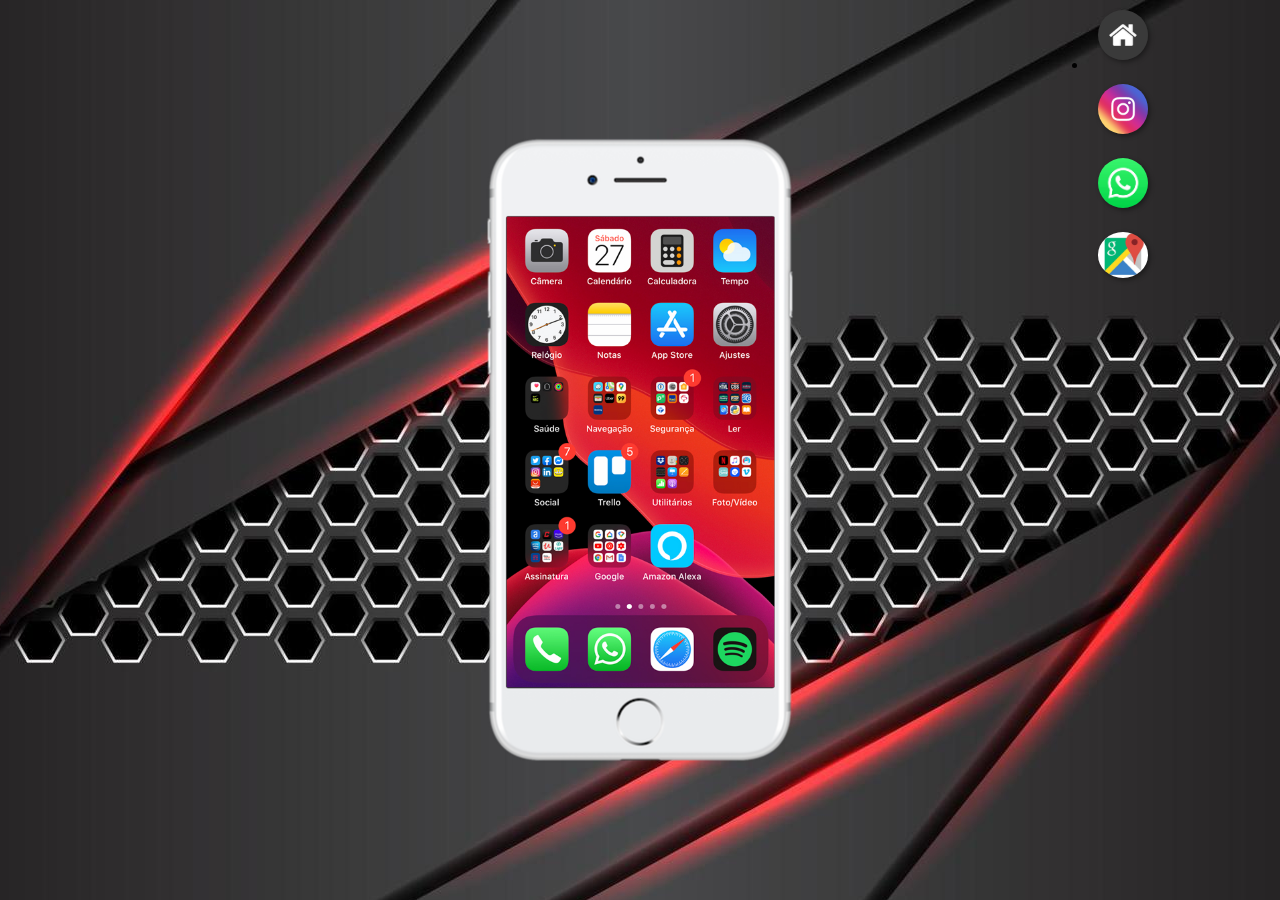
<file: index.html>
<!DOCTYPE html>
<html lang="pt-br">
<head>
    <meta charset="UTF-8">
    <meta name="viewport" content="width=device-width, initial-scale=1.0">
    <title>Johny Cell - Redes Sociais</title>
    <link rel="stylesheet" href="estilos/style.css">
    <link rel="shortcut icon" href="/img/favicon.ico" type="image/x-icon">
</head>
<body>
    <main>
        <section id="telefone">
            <iframe src="home.html" id="tela" name="tela" frameborder="0">
                Seu navegador não é compatível com este site.
            </iframe>
        </section>

        <section id="redes">
            <a href="home.html" target="tela"><img src="img/logo-home.jpg" alt="Home"></a> <br>
            <a href="instagram.html" target="tela"><img src="img/logo-instagram.jpg" alt="Instagram"></a> <br>
            <a href="whatsapp.html" target="tela"><img src="img/logo-whats.jpg" width="300px" alt="WhatsApp"></a> <br>
            <a href="localizacao.html" target="tela"><img src="img/logo-maps.jpg" width="329px" alt="Google Maps"></a> <br>
        </section>
    </main>
</body>
</html>
</file>
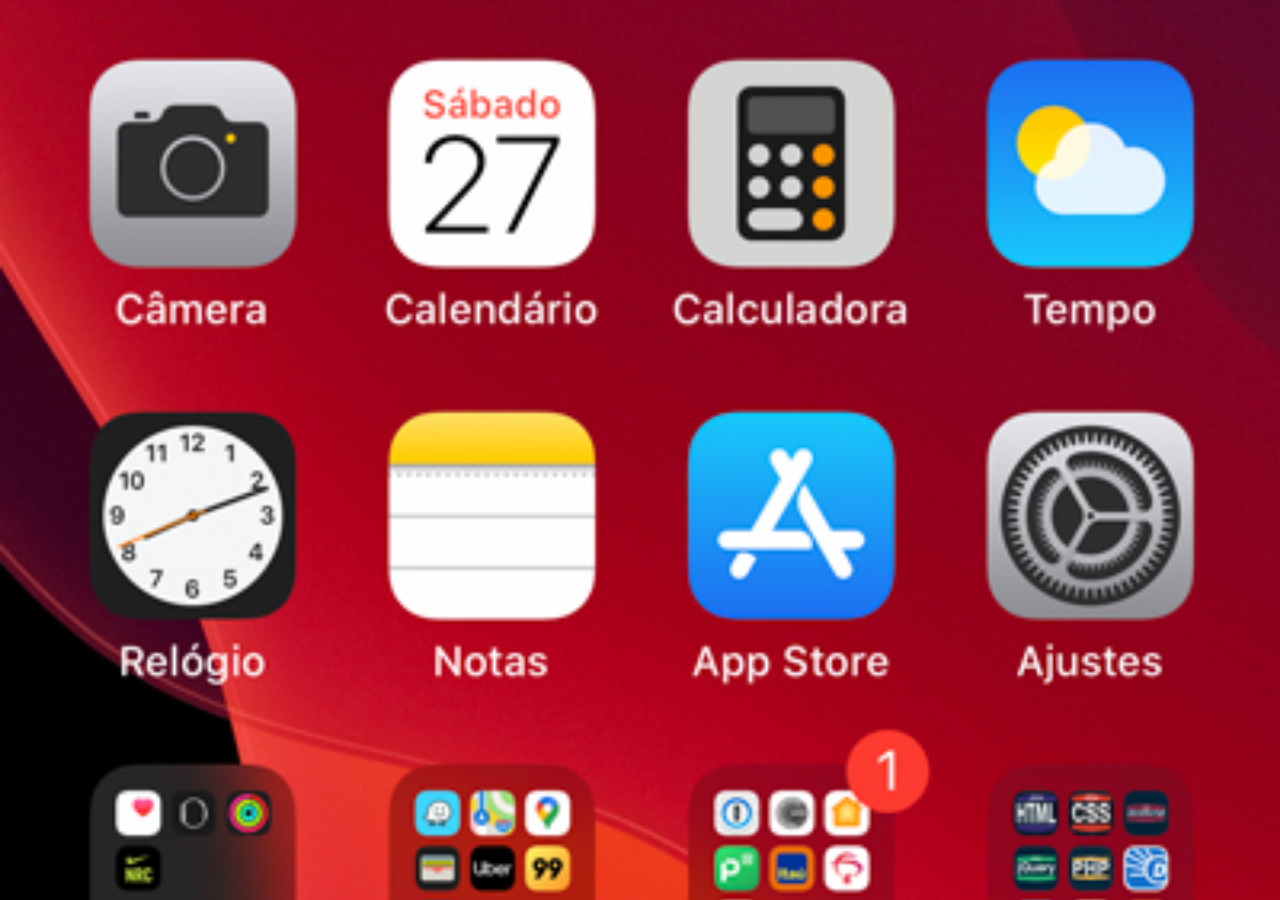
<file: home.html>
<!DOCTYPE html>
<html lang="pt-br">
<head>
    <meta charset="UTF-8">
    <meta name="viewport" content="width=device-width, initial-scale=1.0">
    <title>Home</title>
    <style>
        *{
            margin: 0px;
            padding: 0px;
        }

        body{
            width: 100vw;
            height: 100vh;
            background: black url('img/tela-home.jpg') no-repeat top center;
            background-size: cover;
        }
     
    </style>
</head>
<body>
    
</body>
</html>
</file>
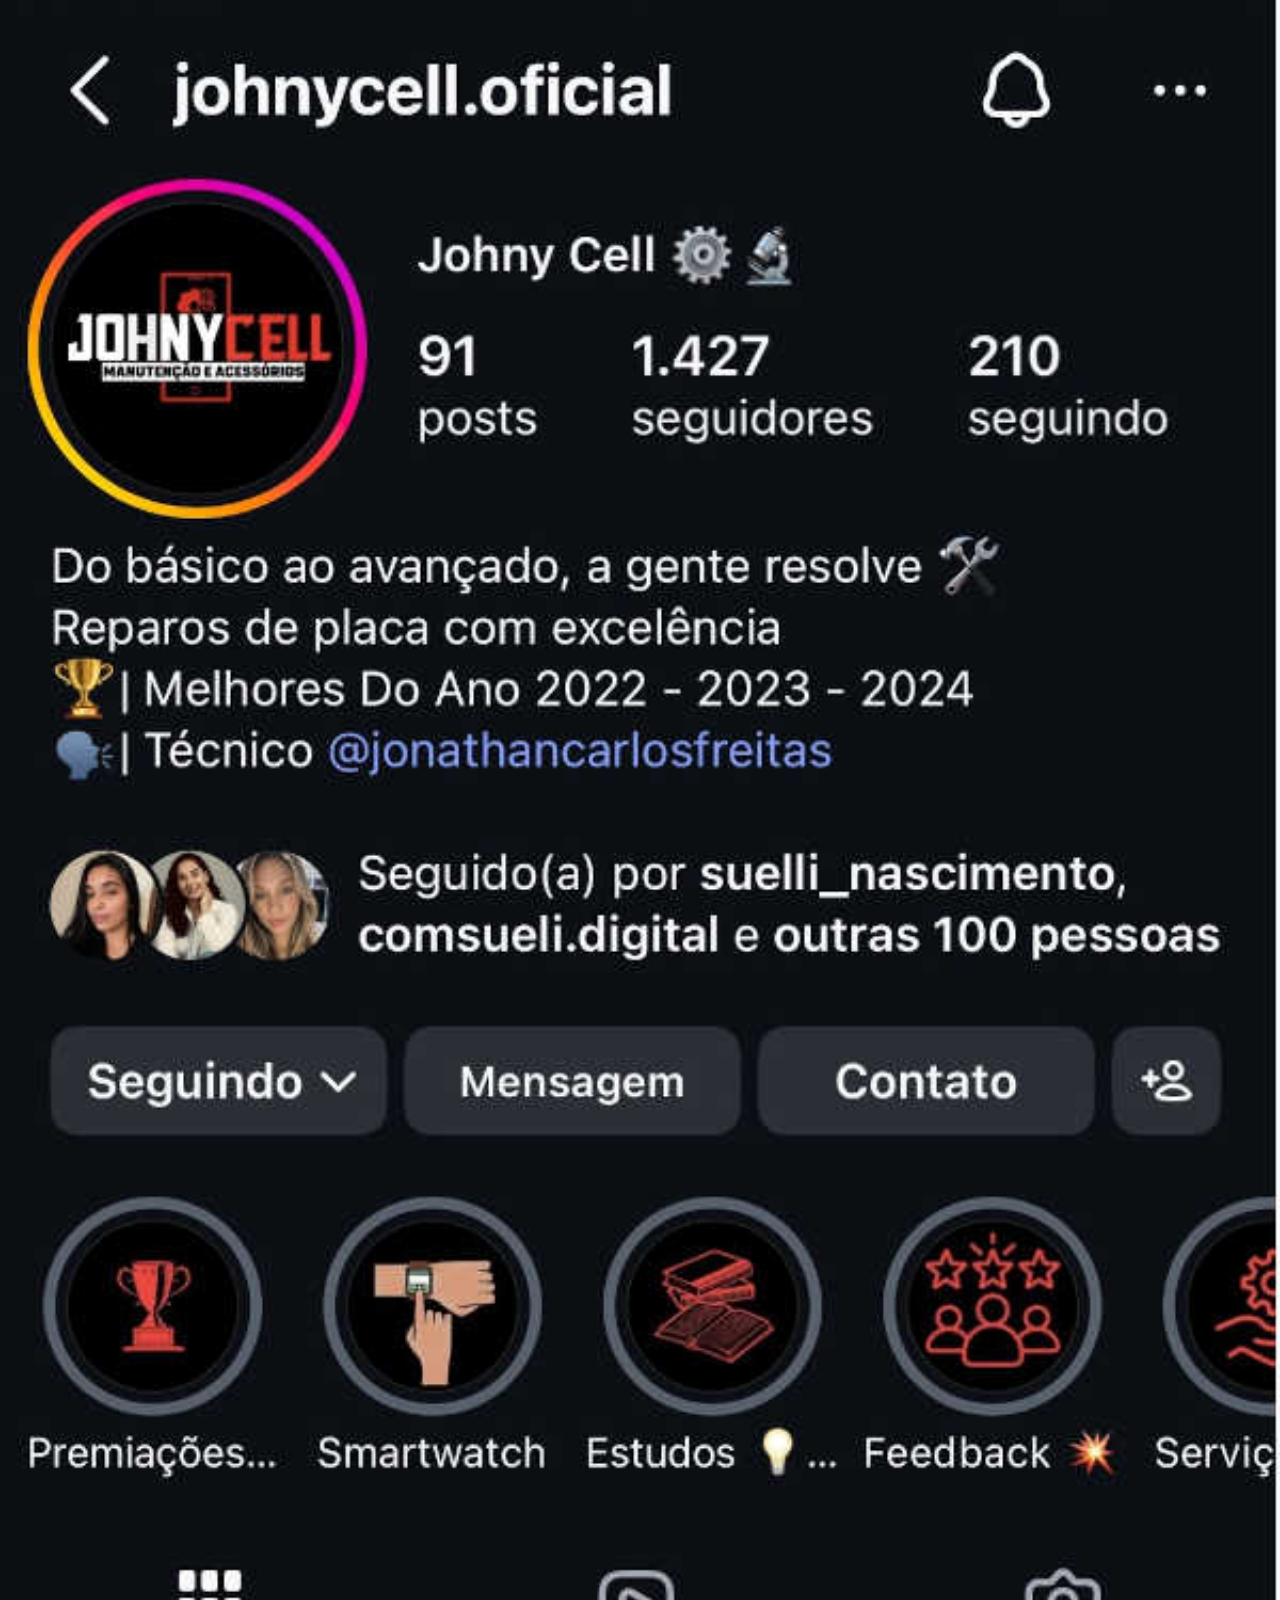
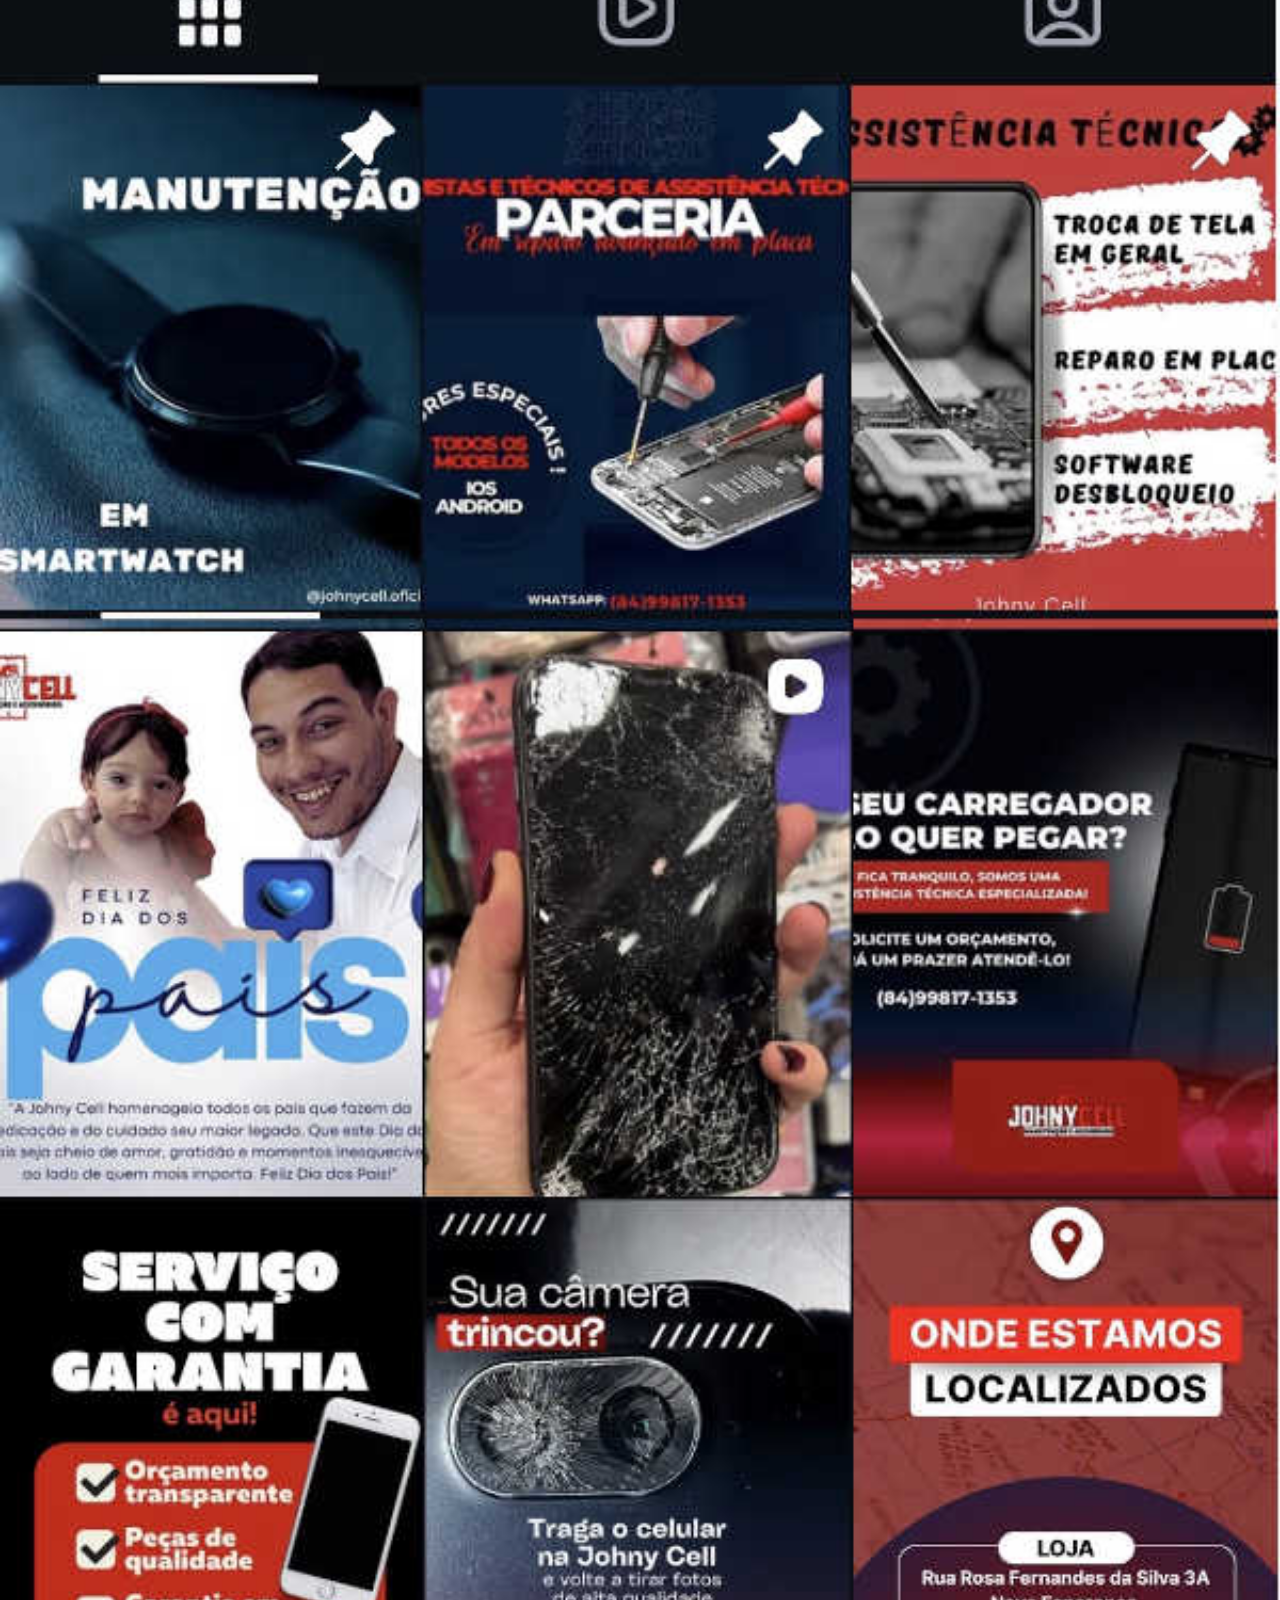
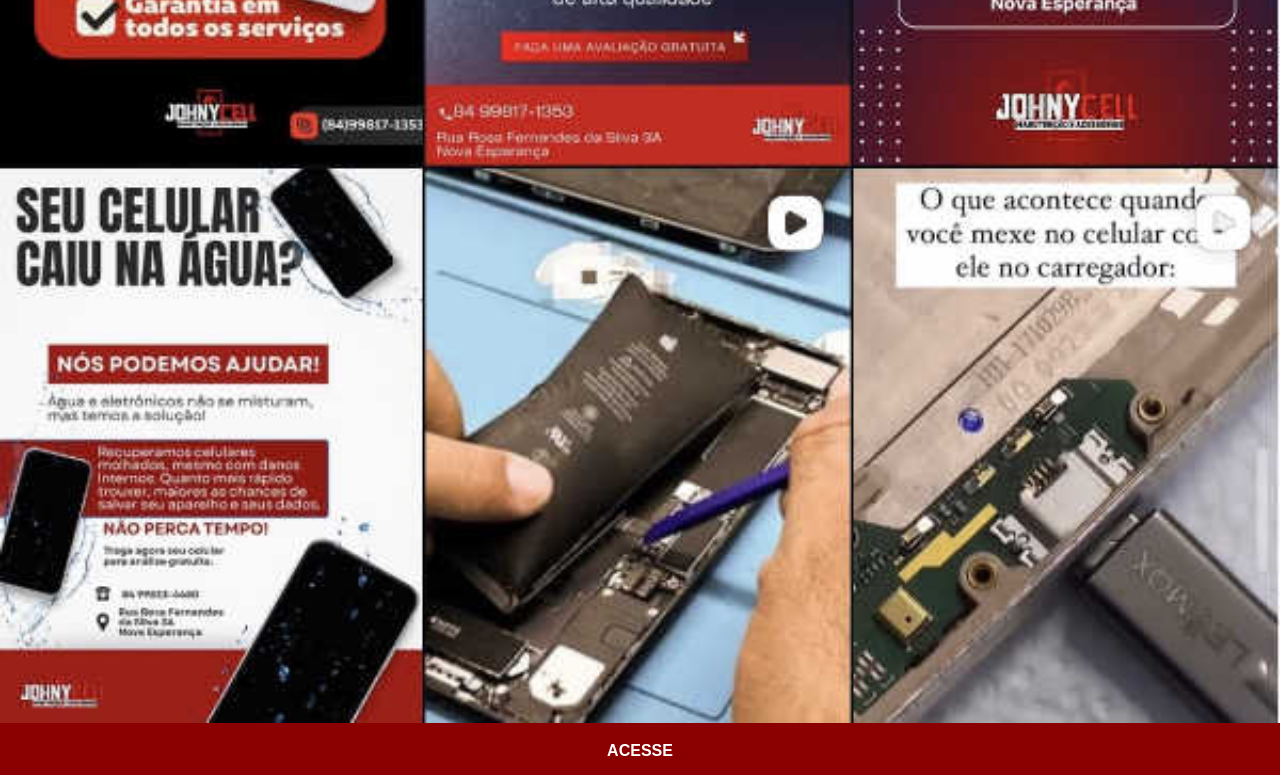
<file: instagram.html>
<!DOCTYPE html>
<html lang="pt-br">
<head>
    <meta charset="UTF-8">
    <meta name="viewport" content="width=device-width, initial-scale=1.0">
    <title>Instagram</title>
    <link rel="stylesheet" href="estilos/social.css">
</head>
<body>
    <a href="https://www.instagram.com/johnycell.oficial/" target="_blank" id="link"><img src="img/tela-ig.jpg" alt="Instagram"></a>
    <a href="https://www.instagram.com/johnycell.oficial/" target="_blank">ACESSE</a>
</body>
</html>
</file>
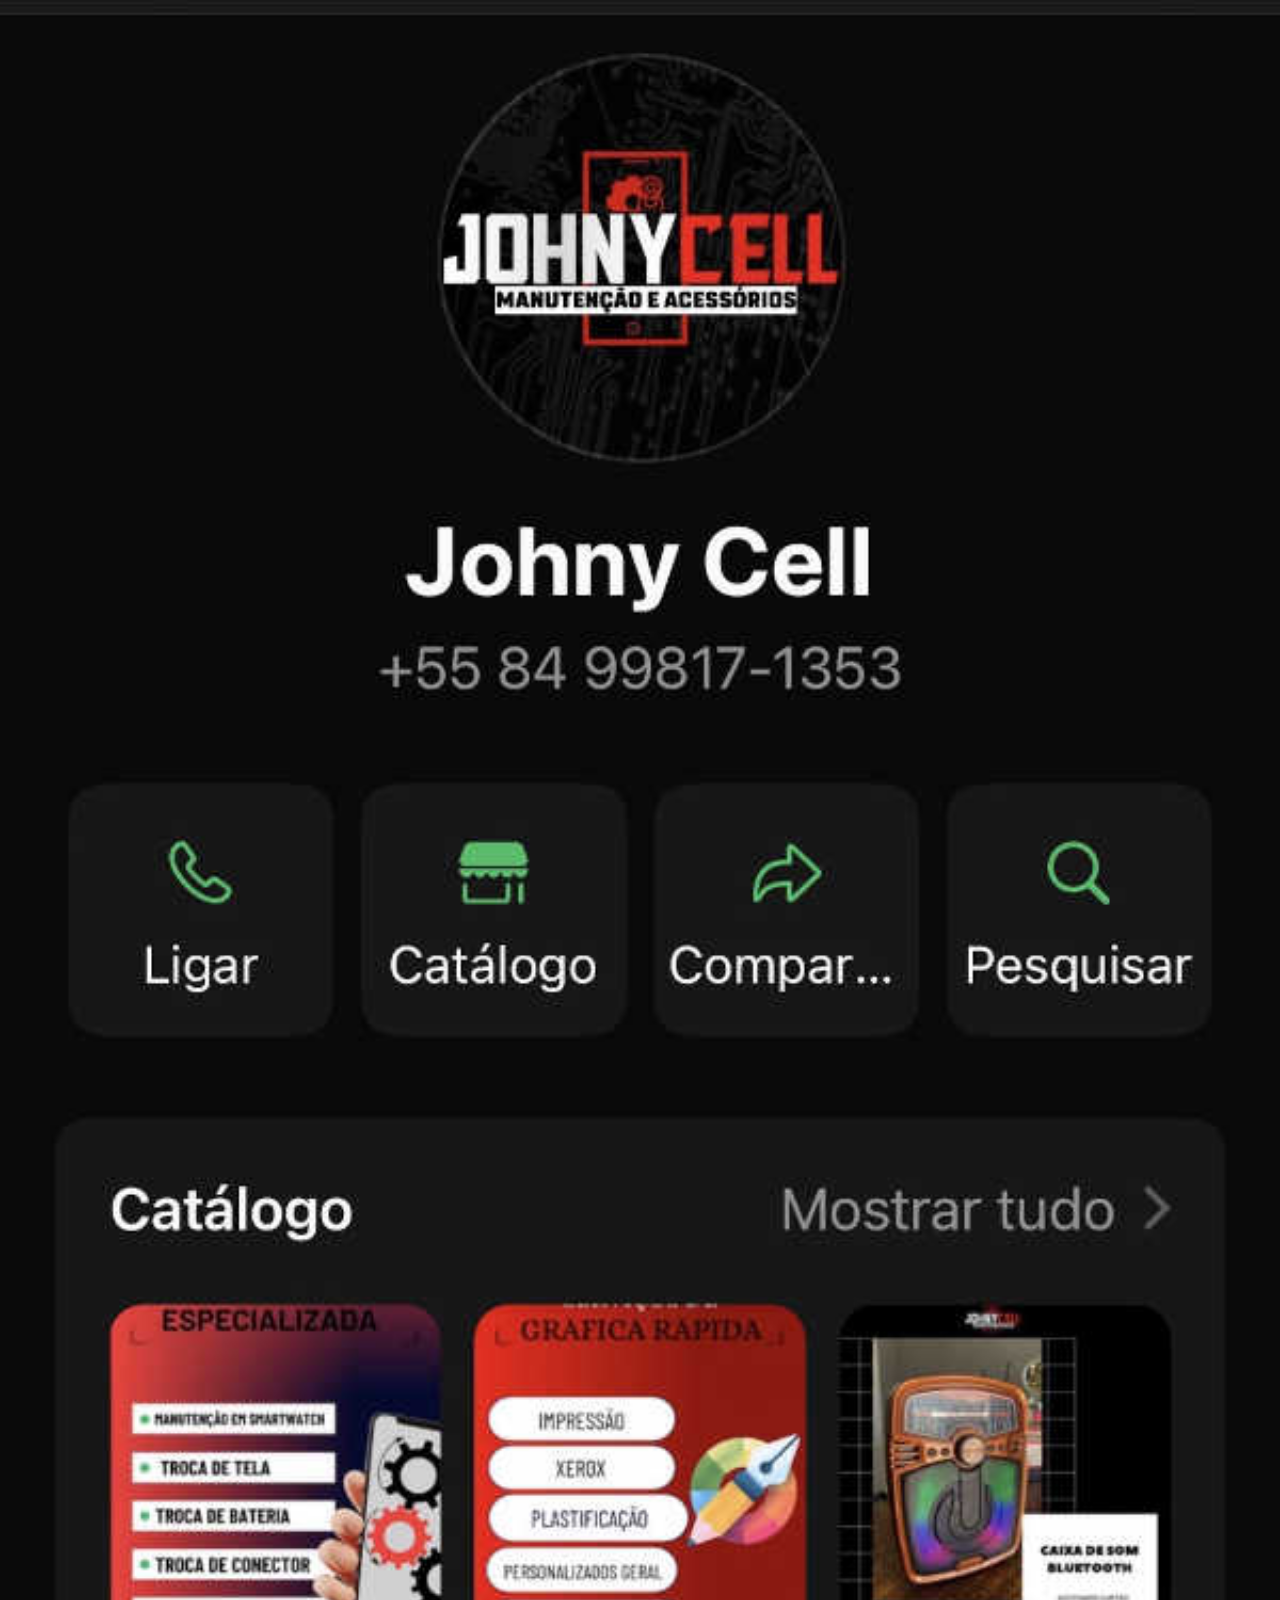
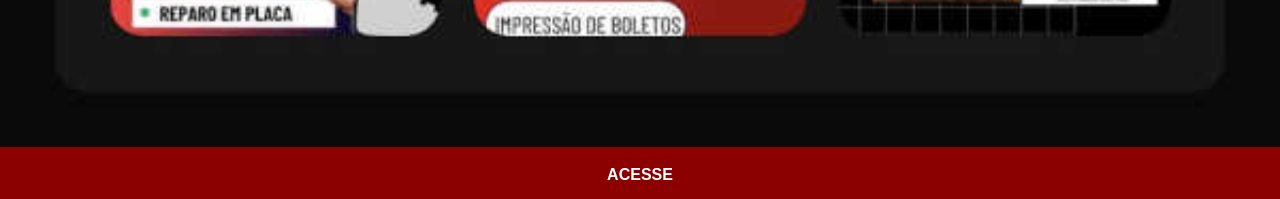
<file: whatsapp.html>
<!DOCTYPE html>
<html lang="pt-br">
<head>
    <meta charset="UTF-8">
    <meta name="viewport" content="width=device-width, initial-scale=1.0">
    <title>WhatsApp</title>
    <link rel="stylesheet" href="estilos/social.css">
</head>
<body>
    <a href="https://wa.me/5584998171353?text=Olá,%20vim%20pelo%20instagram" target="_blank" id="link"><img src="img/tela-whats.jpg" alt="WhatsApp"></a>
    <a href="https://wa.me/5584998171353?text=Olá,%20vim%20pelo%20instagram" target="_blank">ACESSE</a>
</body>
</html>
</file>
<file: estilos/style.css>
@charset "UTF-8";

* {
    margin: 0px;
    padding: 0px;
    font-family: 'Segoe UI', Tahoma, Geneva, Verdana, sans-serif;
}

html,
body {
    /* conf. da pág. */
    width: 100vw;
    height: 100vh;
    background-color: black;
}

body {
    /* conf. do fundo */
    background: url('../img/fundo-dark-r.jpg') no-repeat top center;
}

main {
    /* Configuração do main */
    position: relative;
    height: 100vh;
}

section#telefone {
    /* Imagem do iphone */
    position: absolute;
    top: 50%;
    left: 50%;
    transform: translate(-50%, -50%);

    height: 627px;
    width: 311px;
    background-color: blue;
    background: url('../img/frame-iphone.png') no-repeat;


}

iframe#tela {
    /*Ajueste do iFrame*/
    position: relative;
    top: 80px;
    left: 22px;
    width: 268px;
    height: 471px;
}

section#redes {
    text-align: right;
    display: list-item;
    position: fixed;
    left: 85%;

}

section#redes img {
    /* Ajueste dos "Botões" */
    width: 50px;
    margin: 10px;
    border-radius: 50%;

    box-shadow: 2px 2px 5px rgba(0, 0, 0, 0.404);
    box-sizing: border-box;
}

section#redes img:hover{
    border: 2px solid rgba(255, 255, 255, 0.61);
    transform: translate(-3px,-3px);
    box-shadow: 5px 5px 10px rgba(0, 0, 0, 0.623);
    transition: transform 0.3s, border 1s;
}
</file>
<file: estilos/social.css>
@charset "UTF-8";

*{
    margin: 0px;
    padding: 0px;
    font-family: 'Segoe UI', Tahoma, Geneva, Verdana, sans-serif;
}

::-webkit-scrollbar{
    width: 0px;
    height: 0px;
}

img{
    width: 100vw;
}

a{
    background-color: darkred;
    padding: 15px;
    text-decoration: none;
    font-weight: bolder;
    color: white;
    display: block;
    text-align: center;
}

a:hover{
    background-color: red;
}

a#link{
    padding: 0px;
}
</file>
